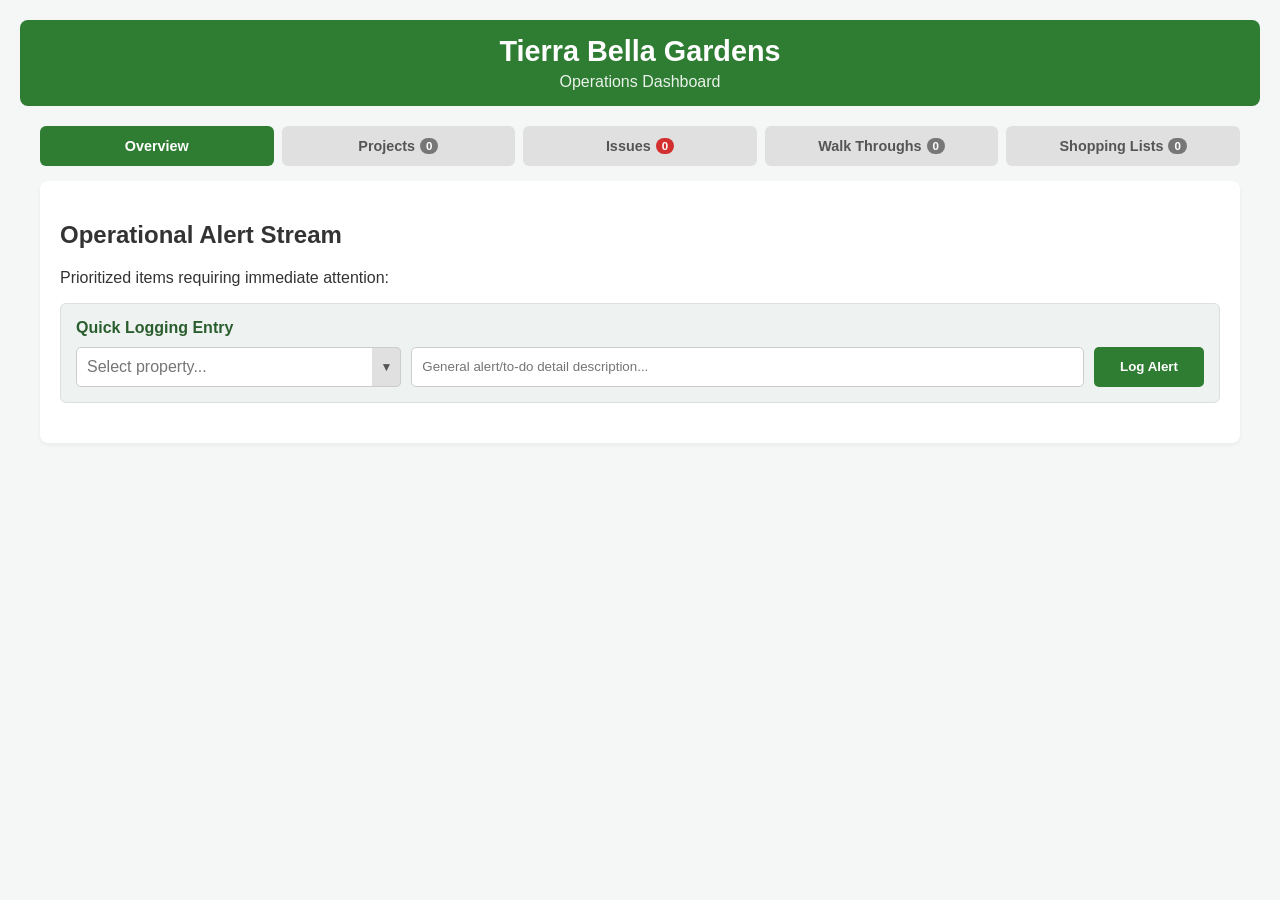
<file: index.html>
<!DOCTYPE html>
<html lang="en">
<head>
    <meta charset="UTF-8">
    <meta name="viewport" content="width=device-width, initial-scale=1.0">
    <title>Tierra Bella Gardens - Control Dashboard</title>
    <link rel="stylesheet" href="style.css">
</head>
<body>

    <div class="header">
        <h1>Tierra Bella Gardens</h1>
        <p>Operations Dashboard</p>
    </div>

    <!-- MAIN HIGH LEVEL NAVIGATION TABS (Tiled cleanly for mobile viewports) -->
    <div class="tabs-container">
        <button class="tab-link active" onclick="openMainTab(event, 'summary')">Overview</button>
        <button class="tab-link" onclick="openMainTab(event, 'projects')">Projects <span id="count-projects" class="badge">0</span></button>
        <button class="tab-link" onclick="openMainTab(event, 'issue')">Issues <span id="count-issue" class="badge-alert">0</span></button>
        <button class="tab-link" onclick="openMainTab(event, 'walkthrough')">Walk Throughs <span id="count-walkthrough" class="badge">0</span></button>
        <button class="tab-link" onclick="openMainTab(event, 'shopping')">Shopping Lists <span id="count-shopping" class="badge">0</span></button>
    </div>

    <div class="dashboard-container">
        
        <!-- 1. OVERVIEW VIEW PANEL -->
        <div id="summary" class="tab-content default-active">
            <div class="tab-header-block">
                <h2>Operational Alert Stream</h2>
                <p>Prioritized items requiring immediate attention:</p>
            </div>
            
            <div class="inline-form">
                <h4>Quick Logging Entry</h4>
                <div class="form-row">
                    <div class="combobox-wrapper">
                        <input type="text" id="overview-prop" class="combo-input" placeholder="Select property..." onclick="toggleCombo(this)" oninput="filterCombo(this)">
                        <button class="combo-arrow" onclick="arrowToggleCombo(this, event)">▼</button>
                        <div class="combo-dropdown"></div>
                    </div>
                    <input type="text" id="overview-text" placeholder="General alert/to-do detail description...">
                    <button class="action-btn" onclick="addCustomItem('overview', 'overview-prop', 'overview-text')">Log Alert</button>
                </div>
            </div>
            <div id="urgent-stream-container"></div>
        </div>

        <!-- 2. PROJECTS TAB PANEL (WITH SUB-CATEGORIES) -->
        <div id="projects" class="tab-content">
            <div class="sub-tabs-bar">
                <button class="sub-tab-link active" onclick="openSubTab(event, 'projects', 'proj-oneoff')">One-Off</button>
                <button class="sub-tab-link" onclick="openSubTab(event, 'projects', 'proj-current')">Current</button>
                <button class="sub-tab-link" onclick="openSubTab(event, 'projects', 'proj-upcoming')">Upcoming</button>
                <button class="sub-tab-link" onclick="openSubTab(event, 'projects', 'proj-major')">Major</button>
            </div>

            <div class="inline-form">
                <h4>Add Project Entry</h4>
                <div class="form-row">
                    <div class="combobox-wrapper">
                        <input type="text" id="project-prop" class="combo-input" placeholder="Select property..." onclick="toggleCombo(this)" oninput="filterCombo(this)">
                        <button class="combo-arrow" onclick="arrowToggleCombo(this, event)">▼</button>
                        <div class="combo-dropdown"></div>
                    </div>
                    <input type="text" id="project-text" placeholder="Project tasks, notes, or descriptions...">
                    <button class="action-btn" onclick="addContextualItem('projects', 'project-prop', 'project-text')">Add Project</button>
                </div>
            </div>

            <div id="proj-oneoff" class="sub-tab-content default-sub-active"><div id="proj-oneoff-container"></div></div>
            <div id="proj-current" class="sub-tab-content"><div id="proj-current-container"></div></div>
            <div id="proj-upcoming" class="sub-tab-content"><div id="proj-upcoming-container"></div></div>
            <div id="proj-major" class="sub-tab-content"><div id="proj-major-container"></div></div>
        </div>

        <!-- 3. NEW INDEPENDENT ISSUES VIEW PANEL -->
        <div id="issue" class="tab-content">
            <div class="tab-header-block">
                <h2>Property Issues &amp; Critical Hazards</h2>
                <p>Reported property deficiencies requiring prompt field action:</p>
            </div>
            <div class="inline-form">
                <h4>Report Property Issue</h4>
                <div class="form-row">
                    <div class="combobox-wrapper">
                        <input type="text" id="issue-prop" class="combo-input" placeholder="Select property..." onclick="toggleCombo(this)" oninput="filterCombo(this)">
                        <button class="combo-arrow" onclick="arrowToggleCombo(this, event)">▼</button>
                        <div class="combo-dropdown"></div>
                    </div>
                    <input type="text" id="issue-text" placeholder="Describe the issue, broken equipment, hazard...">
                    <button class="action-btn" onclick="addCustomItem('issue', 'issue-prop', 'issue-text')">Report Issue</button>
                </div>
            </div>
            <div id="issue-container"></div>
        </div>

        <!-- 4. WALK THROUGH PANELS -->
        <div id="walkthrough" class="tab-content">
            <div class="tab-header-block">
                <h2>Manager Walk-Through Worksheets</h2>
                <p>Property operational tasks synced with operations logs:</p>
            </div>
            <div class="inline-form">
                <h4>Add Inspection Note</h4>
                <div class="form-row">
                    <div class="combobox-wrapper">
                        <input type="text" id="walk-prop" class="combo-input" placeholder="Select property..." onclick="toggleCombo(this)" oninput="filterCombo(this)">
                        <button class="combo-arrow" onclick="arrowToggleCombo(this, event)">▼</button>
                        <div class="combo-dropdown"></div>
                    </div>
                    <input type="text" id="walk-text" placeholder="Walk-through instruction details...">
                    <button class="action-btn" onclick="addCustomItem('walkthrough', 'walk-prop', 'walk-text')">Record Walk</button>
                </div>
            </div>
            <div id="walkthrough-container"></div>
        </div>

        <!-- 5. SHOPPING TAB PANEL -->
        <div id="shopping" class="tab-content">
            <div class="sub-tabs-bar">
                <button class="sub-tab-link active" onclick="openSubTab(event, 'shopping', 'shop-crew')">Crew List</button>
                <button class="sub-tab-link" onclick="openSubTab(event, 'shopping', 'shop-steph')">Steph's List</button>
            </div>

            <div class="inline-form">
                <h4>Add Procurement Demand</h4>
                <div class="form-row">
                    <div class="combobox-wrapper">
                        <input type="text" id="shop-prop" class="combo-input" placeholder="Select property reference..." onclick="toggleCombo(this)" oninput="filterCombo(this)">
                        <button class="combo-arrow" onclick="arrowToggleCombo(this, event)">▼</button>
                        <div class="combo-dropdown"></div>
                    </div>
                    <input type="text" id="shop-text" placeholder="Items, sizes, quantities, or materials...">
                    <button class="action-btn" onclick="addContextualItem('shopping', 'shop-prop', 'shop-text')">Add to List</button>
                </div>
            </div>

            <div id="shop-crew" class="sub-tab-content default-sub-active"><div id="shop-crew-container"></div></div>
            <div id="shop-steph" class="sub-tab-content"><div id="shop-steph-container"></div></div>
        </div>

    </div>

    <script src="app.js?v=3"></script>
</body>
</html>
</file>
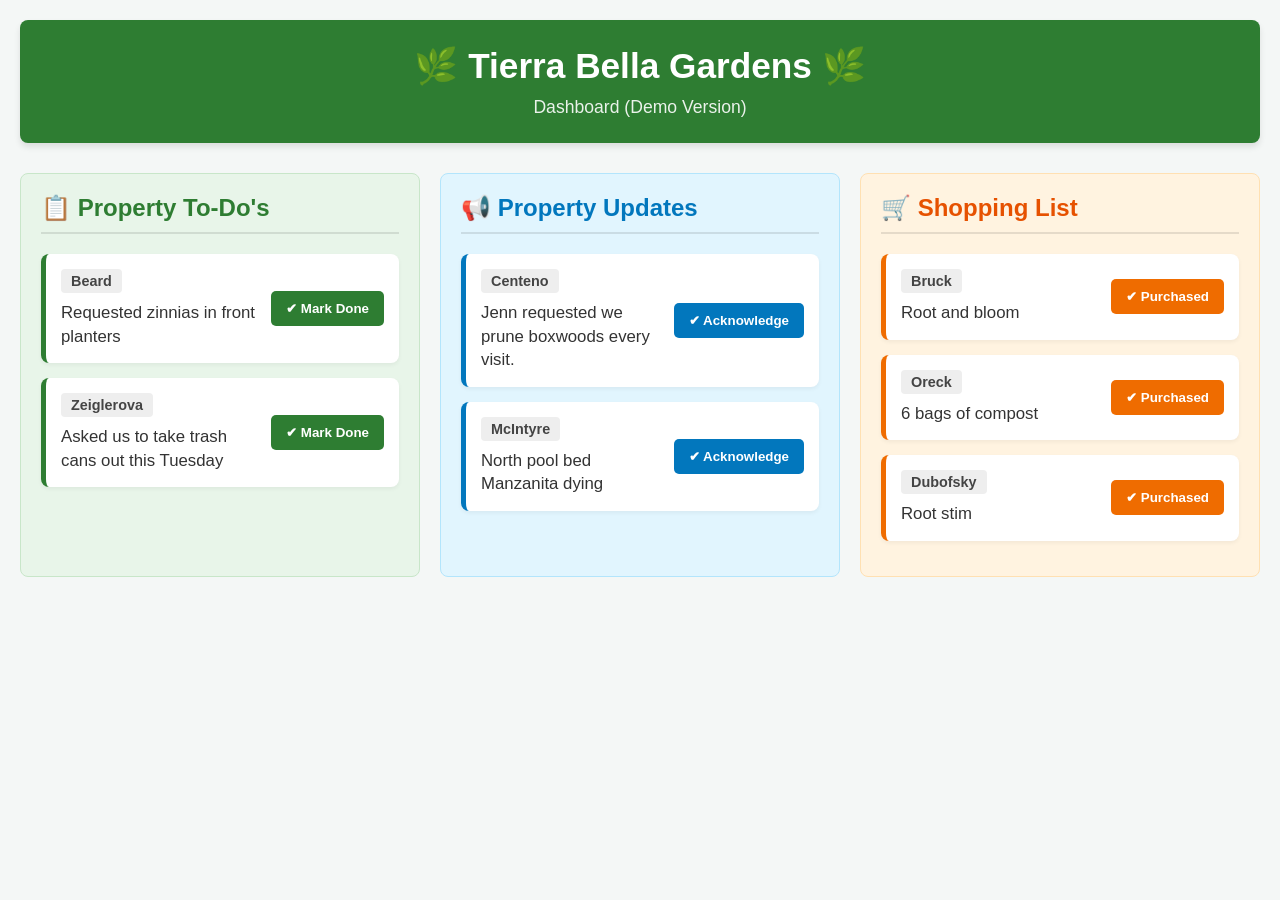
<file: Dashboard-Demo-TBG.html>
<!DOCTYPE html>
<html lang="en">
<head>
    <meta charset="UTF-8">
    <meta name="viewport" content="width=device-width, initial-scale=1.0">
    <title>Tierra Bella Gardens - Demo Dashboard</title>
    <style>
        :root {
            --primary-color: #2e7d32;
            --bg-color: #f4f7f6;
            --card-bg: #ffffff;
            --text-main: #333333;
            --text-muted: #666666;
        }

        body {
            font-family: 'Segoe UI', Tahoma, Geneva, Verdana, sans-serif;
            background-color: var(--bg-color);
            color: var(--text-main);
            margin: 0;
            padding: 20px;
        }

        .header {
            text-align: center;
            padding: 25px;
            background-color: var(--primary-color);
            color: white;
            border-radius: 8px;
            margin-bottom: 30px;
            box-shadow: 0 4px 6px rgba(0,0,0,0.1);
        }

        .header h1 {
            margin: 0 0 10px 0;
            font-size: 2.2em;
        }
        
        .header p {
            margin: 0;
            font-size: 1.1em;
            opacity: 0.9;
        }

        .dashboard-container {
            display: flex;
            gap: 20px;
            max-width: 1400px;
            margin: 0 auto;
        }

        .column {
            flex: 1;
            padding: 20px;
            border-radius: 8px;
        }

        /* Distinct background tint & border for each column type */
        .column-todo {
            background: #e8f5e9;
            border: 1px solid #c8e6c9;
        }

        .column-updates {
            background: #e1f5fe;
            border: 1px solid #b3e5fc;
        }

        .column-shopping {
            background: #fff3e0;
            border: 1px solid #ffe0b2;
        }

        .column h2 {
            margin-top: 0;
            border-bottom: 2px solid rgba(0,0,0,0.1);
            padding-bottom: 10px;
            margin-bottom: 20px;
        }

        .column-todo h2 { color: #2e7d32; }
        .column-updates h2 { color: #0277bd; }
        .column-shopping h2 { color: #e65100; }

        .task-card {
            background: var(--card-bg);
            padding: 15px;
            margin-bottom: 15px;
            border-radius: 8px;
            box-shadow: 0 2px 4px rgba(0,0,0,0.05);
            display: flex;
            justify-content: space-between;
            align-items: center;
            transition: opacity 0.4s ease, transform 0.4s ease;
        }

        /* Border highlights per column */
        .todo-card { border-left: 5px solid #2e7d32; }
        .updates-card { border-left: 5px solid #0277bd; }
        .shopping-card { border-left: 5px solid #ef6c00; }

        .task-details {
            flex-grow: 1;
            padding-right: 15px;
        }

        .property-name {
            display: inline-block;
            background-color: #eeeeee;
            padding: 4px 10px;
            border-radius: 4px;
            font-weight: bold;
            font-size: 0.9em;
            margin-bottom: 8px;
            color: #444;
        }

        .task-text {
            font-size: 1.05em;
            line-height: 1.4;
        }

        .done-btn {
            color: white;
            border: none;
            padding: 10px 15px;
            border-radius: 5px;
            cursor: pointer;
            font-weight: bold;
            white-space: nowrap;
            transition: background 0.2s;
        }

        /* Button Colors */
        .todo-btn { background-color: #2e7d32; }
        .todo-btn:hover { background-color: #1b5e20; }

        .updates-btn { background-color: #0277bd; }
        .updates-btn:hover { background-color: #01579b; }

        .shopping-btn { background-color: #ef6c00; }
        .shopping-btn:hover { background-color: #e65100; }

        /* Responsive design for mobile/tablets */
        @media (max-width: 900px) {
            .dashboard-container {
                flex-direction: column;
            }
        }
    </style>
</head>
<body>

    <div class="header">
        <h1>🌿 Tierra Bella Gardens 🌿</h1>
        <p>Dashboard (Demo Version)</p>
    </div>

    <div class="dashboard-container">
        
        <!-- TO-DO COLUMN -->
        <div class="column column-todo">
            <h2>📋 Property To-Do's</h2>
            
            <div class="task-card todo-card">
                <div class="task-details">
                    <div class="property-name">Beard</div>
                    <div class="task-text">Requested zinnias in front planters</div>
                </div>
                <button class="done-btn todo-btn" onclick="removeCard(this)">✔ Mark Done</button>
            </div>

            <div class="task-card todo-card">
                <div class="task-details">
                    <div class="property-name">Zeiglerova</div>
                    <div class="task-text">Asked us to take trash cans out this Tuesday</div>
                </div>
                <button class="done-btn todo-btn" onclick="removeCard(this)">✔ Mark Done</button>
            </div>
            
        </div>

        <!-- UPDATES COLUMN -->
        <div class="column column-updates">
            <h2>📢 Property Updates</h2>
            
            <div class="task-card updates-card">
                <div class="task-details">
                    <div class="property-name">Centeno</div>
                    <div class="task-text">Jenn requested we prune boxwoods every visit.</div>
                </div>
                <button class="done-btn updates-btn" onclick="removeCard(this)">✔ Acknowledge</button>
            </div>

            <div class="task-card updates-card">
                <div class="task-details">
                    <div class="property-name">McIntyre</div>
                    <div class="task-text">North pool bed Manzanita dying</div>
                </div>
                <button class="done-btn updates-btn" onclick="removeCard(this)">✔ Acknowledge</button>
            </div>
            
        </div>

        <!-- SHOPPING LIST COLUMN -->
        <div class="column column-shopping">
            <h2>🛒 Shopping List</h2>
            
            <div class="task-card shopping-card">
                <div class="task-details">
                    <div class="property-name">Bruck</div>
                    <div class="task-text">Root and bloom</div>
                </div>
                <button class="done-btn shopping-btn" onclick="removeCard(this)">✔ Purchased</button>
            </div>

            <div class="task-card shopping-card">
                <div class="task-details">
                    <div class="property-name">Oreck</div>
                    <div class="task-text">6 bags of compost</div>
                </div>
                <button class="done-btn shopping-btn" onclick="removeCard(this)">✔ Purchased</button>
            </div>

            <div class="task-card shopping-card">
                <div class="task-details">
                    <div class="property-name">Dubofsky</div>
                    <div class="task-text">Root stim</div>
                </div>
                <button class="done-btn shopping-btn" onclick="removeCard(this)">✔ Purchased</button>
            </div>
            
        </div>

    </div>

    <script>
        function removeCard(buttonElement) {
            const card = buttonElement.closest('.task-card');
            
            buttonElement.innerText = "Processing...";
            buttonElement.style.backgroundColor = "#888";
            
            setTimeout(() => {
                card.style.opacity = '0';
                card.style.transform = 'scale(0.95)';
                
                setTimeout(() => {
                    card.remove();
                }, 400);
            }, 300);
        }
    </script>
</body>
</html>
</file>
<file: style.css>
:root {
    --primary-color: #2e7d32;
    --alert-color: #d32f2f;
    --bg-color: #f4f7f6;
    --card-bg: #ffffff;
    --text-main: #333333;
}

body {
    font-family: 'Segoe UI', Tahoma, Geneva, Verdana, sans-serif;
    background-color: var(--bg-color);
    color: var(--text-main);
    margin: 0;
    padding: 20px;
}

.header {
    text-align: center;
    padding: 15px;
    background-color: var(--primary-color);
    color: white;
    border-radius: 8px;
    margin-bottom: 20px;
}
.header h1 { margin: 0; font-size: 1.8em; }
.header p { margin: 5px 0 0 0; opacity: 0.9; }

.inline-form {
    background: #eef2f0;
    padding: 15px;
    border-radius: 6px;
    margin-bottom: 20px;
    border: 1px solid #dcdfdc;
}
.inline-form h4 { margin: 0 0 10px 0; color: #2b5e2e; font-size: 1em; }
.form-row {
    display: flex;
    gap: 10px;
    flex-wrap: wrap;
    width: 100%;
}
.form-row input[type="text"] {
    flex: 2;
    min-width: 200px;
    padding: 10px;
    border-radius: 5px;
    border: 1px solid #ccc;
}
.action-btn {
    background-color: var(--primary-color);
    color: white;
    font-weight: bold;
    border: none;
    padding: 10px 15px;
    border-radius: 5px;
    cursor: pointer;
    min-width: 110px;
}

.combobox-wrapper {
    position: relative;
    flex: 1;
    min-width: 180px;
    display: flex;
}
.combo-input {
    width: 100%;
    padding: 10px 30px 10px 10px;
    border-radius: 5px;
    border: 1px solid #ccc;
    box-sizing: border-box;
    font-size: 1em;
    background: #fff;
}
.combo-arrow {
    position: absolute;
    right: 0;
    top: 0;
    height: 100%;
    background: #e0e0e0;
    border: 1px solid #ccc;
    border-left: none;
    border-radius: 0 5px 5px 0;
    cursor: pointer;
    padding: 0 8px;
    font-size: 0.75em;
    color: #555;
}
.combo-dropdown {
    position: absolute;
    top: 100%;
    left: 0;
    width: 100%;
    max-height: 200px;
    overflow-y: auto;
    background: white;
    border: 1px solid #ccc;
    border-top: none;
    z-index: 1000;
    border-radius: 0 0 5px 5px;
    box-shadow: 0 4px 6px rgba(0,0,0,0.1);
    display: none;
}
.combo-item {
    padding: 10px;
    cursor: pointer;
    border-bottom: 1px solid #f0f0f0;
}
.combo-item:hover { background-color: #f4f7f6; }

/* 🌟 GRID UPGRADE: Automatically tiles buttons cleanly on mobile screen widths */
.tabs-container {
    max-width: 1200px;
    margin: 0 auto 15px auto;
    display: grid;
    grid-template-columns: repeat(auto-fit, minmax(140px, 1fr));
    gap: 8px;
}
.tab-link {
    background-color: #e0e0e0;
    border: none;
    padding: 12px 10px;
    cursor: pointer;
    border-radius: 6px;
    font-weight: 600;
    color: #555;
    text-align: center;
    font-size: 0.9em;
    width: 100%;
    box-sizing: border-box;
    display: flex;
    justify-content: center;
    align-items: center;
}
.tab-link.active { background-color: var(--primary-color); color: white; }
.badge { background-color: #777; color: white; font-size: 0.8em; padding: 2px 6px; border-radius: 10px; margin-left: 5px; }
.tab-link.active .badge { background-color: rgba(255,255,255,0.3); }
.badge-alert { background-color: var(--alert-color); color: white; font-size: 0.8em; padding: 2px 6px; border-radius: 10px; margin-left: 5px; }

.dashboard-container { max-width: 1200px; margin: 0 auto; }
.tab-content { display: none; background: var(--card-bg); padding: 20px; border-radius: 8px; box-shadow: 0 2px 4px rgba(0,0,0,0.05); }
.tab-content.default-active { display: block; }

.sub-tabs-bar { display: flex; gap: 5px; margin-bottom: 15px; border-bottom: 2px solid #e0e0e0; padding-bottom: 5px; overflow-x: auto; }
.sub-tab-link { background: none; border: none; padding: 8px 14px; cursor: pointer; font-weight: bold; color: #777; border-radius: 4px; white-space: nowrap; }
.sub-tab-link.active { background-color: #e0e0e0; color: #222; }
.sub-tab-content { display: none; }
.sub-tab-content.default-sub-active { display: block; }

.task-card { background: #f9f9f9; padding: 12px 15px; margin-bottom: 10px; border-radius: 6px; border-left: 5px solid #777; display: flex; justify-content: space-between; align-items: center; }
.overview-card { border-left-color: #4cab50; }
.proj-oneoff-card { border-left-color: #66bb6a; }
.proj-current-card { border-left-color: #0288d1; }
.proj-upcoming-card { border-left-color: #ab47bc; }
.proj-major-card { border-left-color: #e91e63; }
.issue-card { border-left-color: var(--alert-color); background: #fff5f5; }
.walkthrough-card { border-left-color: #009688; }
.shop-crew-card { border-left-color: #ff9800; }
.shop-steph-card { border-left-color: #ff5722; }

.property-name { display: inline-block; background-color: #e0e0e0; padding: 3px 8px; border-radius: 4px; font-weight: bold; font-size: 0.85em; margin-bottom: 4px; }
.task-text { font-size: 1.05em; line-height: 1.3; }
.done-btn { background-color: #666; color: white; border: none; padding: 8px 12px; border-radius: 4px; cursor: pointer; font-weight: bold; }

.loading-placeholder { color: #888; font-style: italic; padding: 10px; }

@media (max-width: 768px) {
    .form-row { flex-direction: column; }
    body { padding: 10px; }
}

.action-btn:disabled {
    opacity: 0.65;
    cursor: wait;
}

.form-row input:disabled {
    opacity: 0.7;
    background-color: #f3f3f3;
}

.form-status {
    min-height: 20px;
    margin-top: 8px;
    font-size: 0.9em;
    font-weight: 600;
}

.form-status.saving,
.form-status.syncing {
    color: #666;
}

.form-status.success {
    color: var(--primary-color);
}

.form-status.error {
    color: var(--alert-color);
}
</file>
